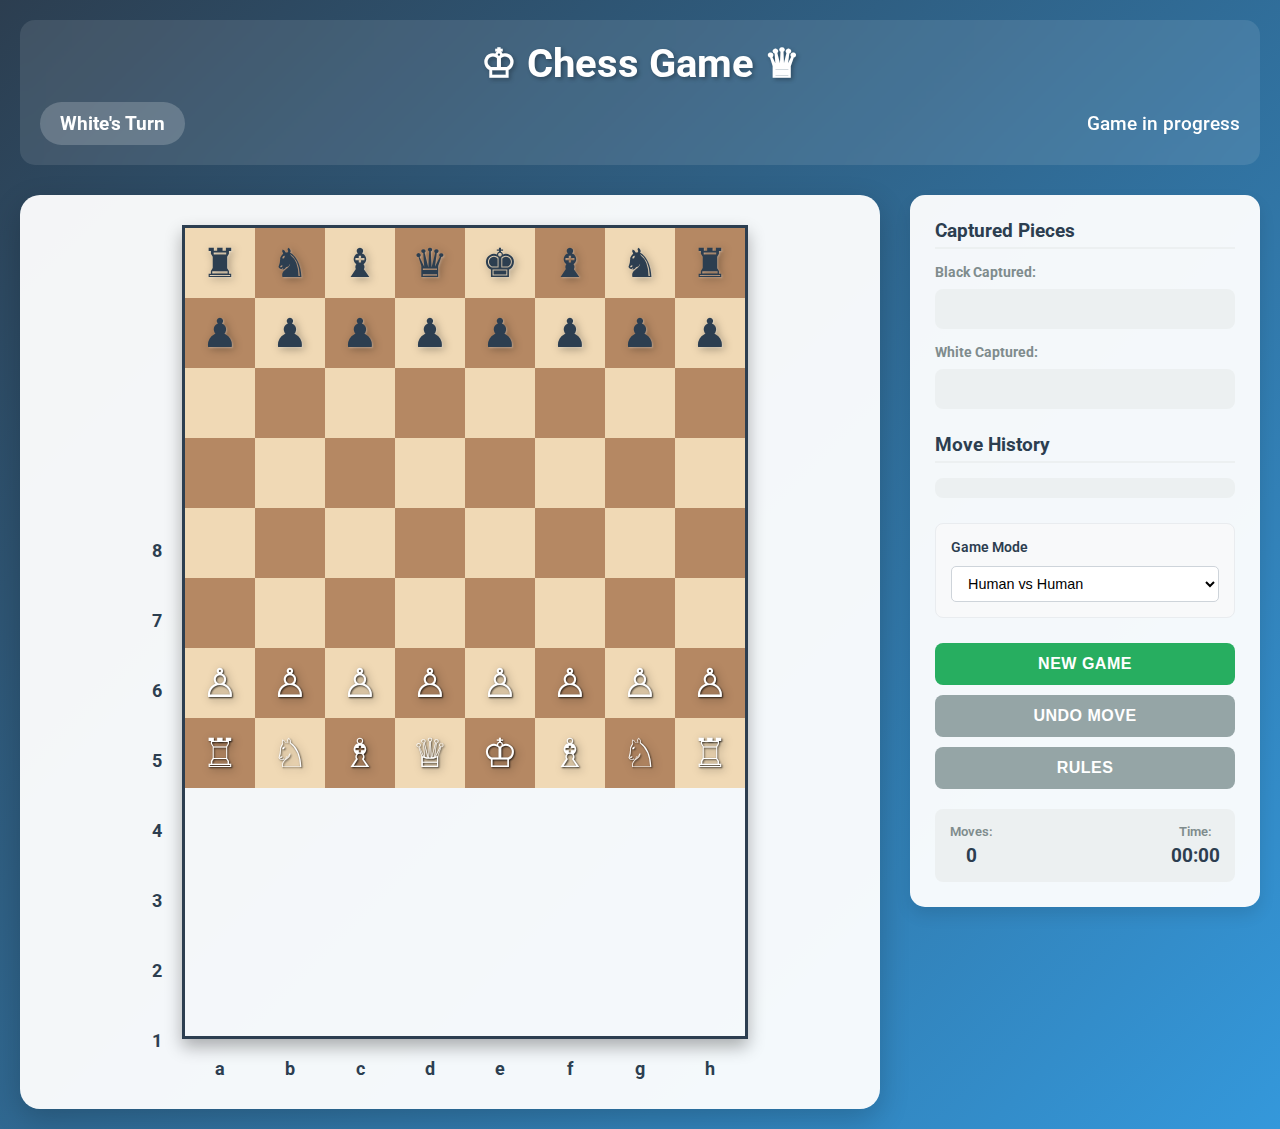
<file: index.html>
<!DOCTYPE html>
<html lang="en">
<head>
    <meta charset="UTF-8">
    <meta name="viewport" content="width=device-width, initial-scale=1.0">
    <title>Chess Game - Redirecting...</title>
    <script>
        // Redirect to chess game
        window.location.href = './chess-game/index.html';
    </script>
</head>
<body>
    <div style="text-align: center; padding: 50px; font-family: Arial, sans-serif;">
        <h1>�‍♂️ Redirecting to Chess Game...</h1>
        <p>If you are not redirected automatically, <a href="./chess-game/index.html">click here</a></p>
    </div>
</body>
</html>

        <!-- Game Board -->
        <main class="game-board">
            <!-- Opponent's Hand (AI) -->
            <div class="opponent-section">
                <h3>Computer Player</h3>
                <div class="opponent-hand">
                    <div class="card-back-count">
                        <span id="opponent-card-count">7</span> cards
                    </div>
                </div>
            </div>

            <!-- Center Play Area -->
            <div class="center-area">
                <div class="deck-area">
                    <div class="draw-pile" id="draw-pile">
                        <div class="card card-back">DRAW</div>
                    </div>
                    <div class="discard-pile" id="discard-pile">
                        <div class="card" id="current-card">
                            <!-- Current card will be displayed here -->
                        </div>
                    </div>
                </div>
                
                <!-- Color Picker Modal -->
                <div class="color-picker hidden" id="color-picker">
                    <h3>Choose a color:</h3>
                    <div class="color-options">
                        <button class="color-btn red" data-color="red">Red</button>
                        <button class="color-btn yellow" data-color="yellow">Yellow</button>
                        <button class="color-btn green" data-color="green">Green</button>
                        <button class="color-btn blue" data-color="blue">Blue</button>
                    </div>
                </div>
            </div>

            <!-- Player's Hand -->
            <div class="player-section">
                <h3>Your Hand</h3>
                <div class="player-hand" id="player-hand">
                    <!-- Player cards will be dynamically added here -->
                </div>
                <div class="player-actions">
                    <button id="uno-button" class="uno-btn hidden">UNO!</button>
                    <button id="pass-turn" class="pass-btn hidden">Pass Turn</button>
                </div>
            </div>
        </main>

        <!-- Game Status -->
        <div class="game-status" id="game-status">
            <p>Game started! Play a card that matches the color or number.</p>
        </div>

        <!-- Game Over Modal -->
        <div class="modal hidden" id="game-over-modal">
            <div class="modal-content">
                <h2 id="game-result">Game Over!</h2>
                <p id="game-message">You won! 🎉</p>
                <button id="new-game-btn" class="btn-primary">New Game</button>
            </div>
        </div>

        <!-- Game Controls -->
        <div class="game-controls">
            <button id="new-game" class="btn-secondary">New Game</button>
            <button id="rules-btn" class="btn-secondary">Rules</button>
        </div>

        <!-- Rules Modal -->
        <div class="modal hidden" id="rules-modal">
            <div class="modal-content">
                <span class="close" id="close-rules">&times;</span>
                <h2>UNO Rules</h2>
                <div class="rules-content">
                    <h3>Objective:</h3>
                    <p>Be the first player to get rid of all your cards.</p>
                    
                    <h3>How to Play:</h3>
                    <ul>
                        <li>Match the top card by color, number, or symbol</li>
                        <li>If you can't play, draw a card from the deck</li>
                        <li>Special cards have unique effects:</li>
                    </ul>
                    
                    <h3>Special Cards:</h3>
                    <ul>
                        <li><strong>Skip:</strong> Next player loses their turn</li>
                        <li><strong>Reverse:</strong> Changes direction of play</li>
                        <li><strong>Draw Two:</strong> Next player draws 2 cards</li>
                        <li><strong>Wild:</strong> Change the color</li>
                        <li><strong>Wild Draw Four:</strong> Change color, next player draws 4</li>
                    </ul>
                    
                    <h3>UNO Rule:</h3>
                    <p>When you have only one card left, click "UNO!" or you'll draw 2 penalty cards!</p>
                </div>
            </div>
        </div>
    </div>

    <script src="script.js"></script>
</body>
</html>
</file>
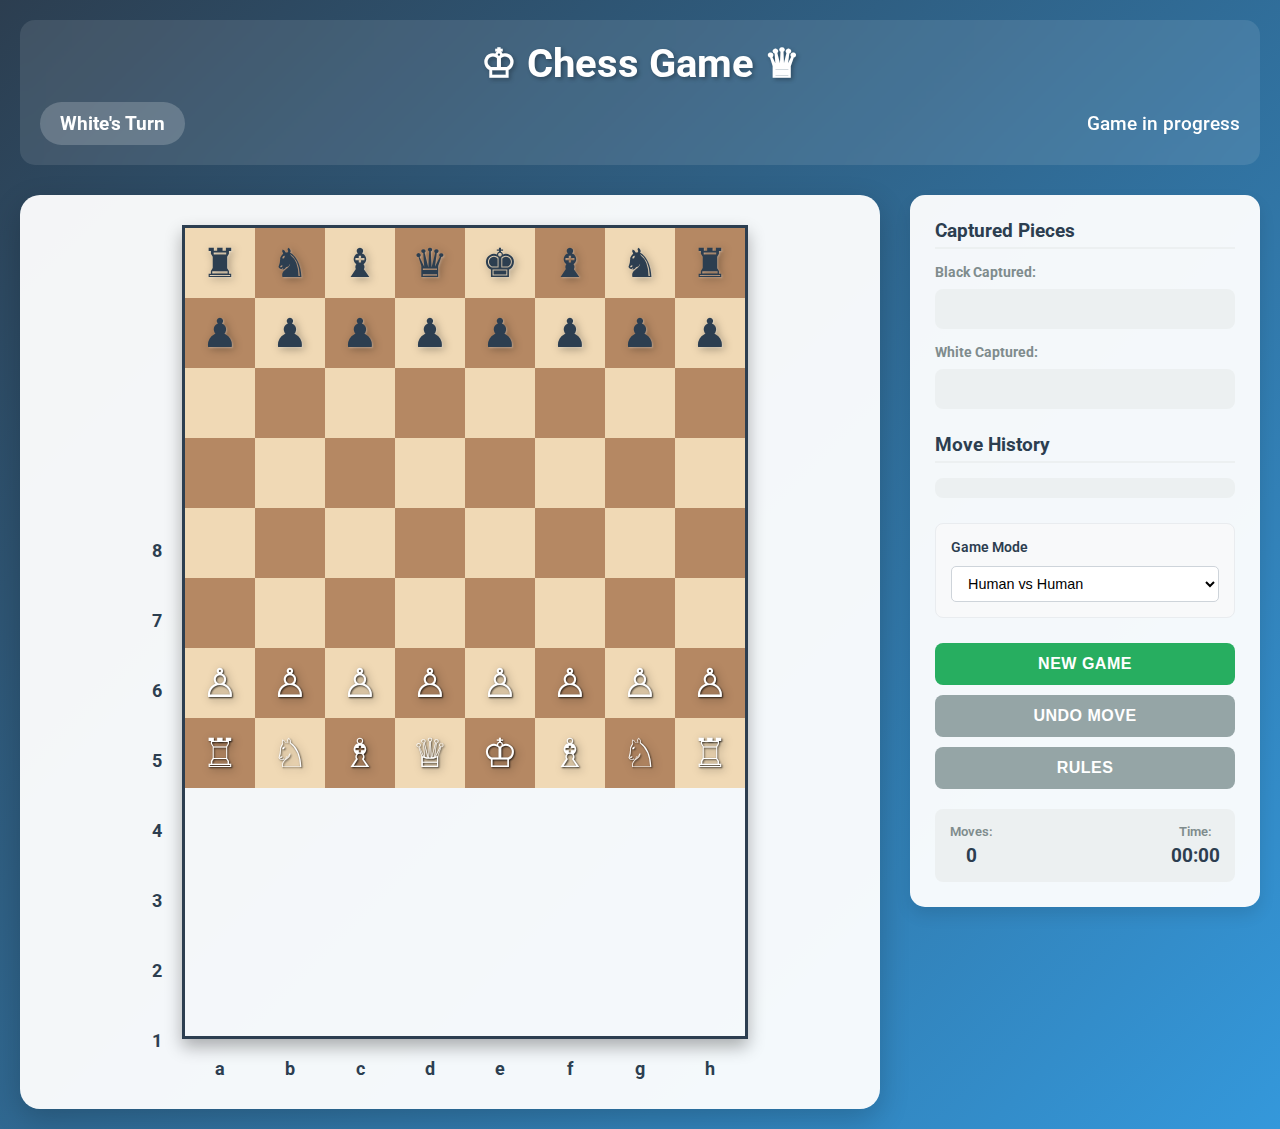
<file: chess-game/index.html>
<!DOCTYPE html>
<html lang="en">
<head>
    <meta charset="UTF-8">
    <meta name="viewport" content="width=device-width, initial-scale=1.0">
    <title>Chess Game</title>
    <link rel="stylesheet" href="styles.css">
    <link href="https://fonts.googleapis.com/css2?family=Roboto:wght@300;400;700&display=swap" rel="stylesheet">
</head>
<body>
    <div class="game-container">
        <!-- Header -->
        <header class="game-header">
            <h1>♔ Chess Game ♛</h1>
            <div class="game-info">
                <div class="current-player">
                    <span id="current-turn">White's Turn</span>
                </div>
                <div class="game-status" id="game-status">
                    Game in progress
                </div>
            </div>
        </header>

        <!-- Main Game Area -->
        <main class="game-main">
            <!-- Game Board -->
            <div class="board-container">
                <div class="board-wrapper">
                    <!-- Rank labels (8-1) -->
                    <div class="rank-labels">
                        <div class="rank-label">8</div>
                        <div class="rank-label">7</div>
                        <div class="rank-label">6</div>
                        <div class="rank-label">5</div>
                        <div class="rank-label">4</div>
                        <div class="rank-label">3</div>
                        <div class="rank-label">2</div>
                        <div class="rank-label">1</div>
                    </div>
                    
                    <!-- Chess Board -->
                    <div class="chess-board" id="chess-board">
                        <!-- Squares will be generated by JavaScript -->
                    </div>
                    
                    <!-- File labels (a-h) -->
                    <div class="file-labels">
                        <div class="file-label">a</div>
                        <div class="file-label">b</div>
                        <div class="file-label">c</div>
                        <div class="file-label">d</div>
                        <div class="file-label">e</div>
                        <div class="file-label">f</div>
                        <div class="file-label">g</div>
                        <div class="file-label">h</div>
                    </div>
                </div>
            </div>

            <!-- Game Panel -->
            <div class="game-panel">
                <!-- Captured Pieces -->
                <div class="captured-pieces">
                    <h3>Captured Pieces</h3>
                    <div class="captured-white" id="captured-white">
                        <h4>Black Captured:</h4>
                        <div class="pieces-container"></div>
                    </div>
                    <div class="captured-black" id="captured-black">
                        <h4>White Captured:</h4>
                        <div class="pieces-container"></div>
                    </div>
                </div>

                <!-- Move History -->
                <div class="move-history">
                    <h3>Move History</h3>
                    <div class="moves-list" id="moves-list">
                        <!-- Moves will be added here -->
                    </div>
                </div>

                <!-- Game Controls -->
                <div class="game-controls">
                    <div class="game-mode-selector">
                        <h4>Game Mode</h4>
                        <select id="game-mode" class="mode-select">
                            <option value="human-vs-human">Human vs Human</option>
                            <option value="human-vs-ai">Human vs AI</option>
                        </select>
                    </div>
                    
                    <div class="difficulty-selector hidden">
                        <h4>AI Difficulty</h4>
                        <select id="ai-difficulty" class="difficulty-select">
                            <option value="easy">Easy</option>
                            <option value="medium" selected>Medium</option>
                            <option value="hard">Hard</option>
                        </select>
                    </div>
                    
                    <button id="new-game-btn" class="btn btn-primary">New Game</button>
                    <button id="undo-btn" class="btn btn-secondary">Undo Move</button>
                    <button id="rules-btn" class="btn btn-secondary">Rules</button>
                </div>                <!-- Game Stats -->
                <div class="game-stats">
                    <div class="stat-item">
                        <span class="stat-label">Moves:</span>
                        <span id="move-count">0</span>
                    </div>
                    <div class="stat-item">
                        <span class="stat-label">Time:</span>
                        <span id="game-time">00:00</span>
                    </div>
                </div>
            </div>
        </main>

        <!-- Pawn Promotion Modal -->
        <div class="modal hidden" id="promotion-modal">
            <div class="modal-content">
                <h3>Promote Pawn</h3>
                <p>Choose a piece to promote your pawn:</p>
                <div class="promotion-pieces" id="promotion-pieces">
                    <!-- Promotion pieces will be added here -->
                </div>
            </div>
        </div>

        <!-- Game Over Modal -->
        <div class="modal hidden" id="game-over-modal">
            <div class="modal-content">
                <h2 id="game-result">Game Over!</h2>
                <p id="game-message">Checkmate!</p>
                <div class="modal-buttons">
                    <button id="new-game-modal-btn" class="btn btn-primary">New Game</button>
                    <button id="close-modal-btn" class="btn btn-secondary">Close</button>
                </div>
            </div>
        </div>

        <!-- Rules Modal -->
        <div class="modal hidden" id="rules-modal">
            <div class="modal-content rules-content">
                <span class="close" id="close-rules">&times;</span>
                <h2>Chess Rules</h2>
                
                <div class="rules-section">
                    <h3>Objective</h3>
                    <p>Checkmate your opponent's king. The king is in checkmate when it's under attack and cannot escape capture.</p>
                </div>

                <div class="rules-section">
                    <h3>Piece Movement</h3>
                    <div class="piece-rules">
                        <div class="piece-rule">
                            <strong>♔ King:</strong> One square in any direction
                        </div>
                        <div class="piece-rule">
                            <strong>♕ Queen:</strong> Any number of squares in any direction
                        </div>
                        <div class="piece-rule">
                            <strong>♖ Rook:</strong> Any number of squares horizontally or vertically
                        </div>
                        <div class="piece-rule">
                            <strong>♗ Bishop:</strong> Any number of squares diagonally
                        </div>
                        <div class="piece-rule">
                            <strong>♘ Knight:</strong> L-shape: 2 squares in one direction, 1 in perpendicular
                        </div>
                        <div class="piece-rule">
                            <strong>♙ Pawn:</strong> Forward one square, or two on first move. Captures diagonally
                        </div>
                    </div>
                </div>

                <div class="rules-section">
                    <h3>Special Moves</h3>
                    <ul>
                        <li><strong>Castling:</strong> King and rook move simultaneously under specific conditions</li>
                        <li><strong>En Passant:</strong> Special pawn capture move</li>
                        <li><strong>Pawn Promotion:</strong> Pawn reaching the end becomes queen, rook, bishop, or knight</li>
                    </ul>
                </div>

                <div class="rules-section">
                    <h3>Game End</h3>
                    <ul>
                        <li><strong>Checkmate:</strong> King is under attack and cannot escape</li>
                        <li><strong>Stalemate:</strong> No legal moves available (draw)</li>
                        <li><strong>Draw:</strong> Insufficient material, repetition, or 50-move rule</li>
                    </ul>
                </div>
            </div>
        </div>
    </div>

    <!-- Load the enhanced chess game with AI and multiplayer -->
    <script src="script.js"></script>
    <script src="enhanced-script.js"></script>
</body>
</html>
</file>
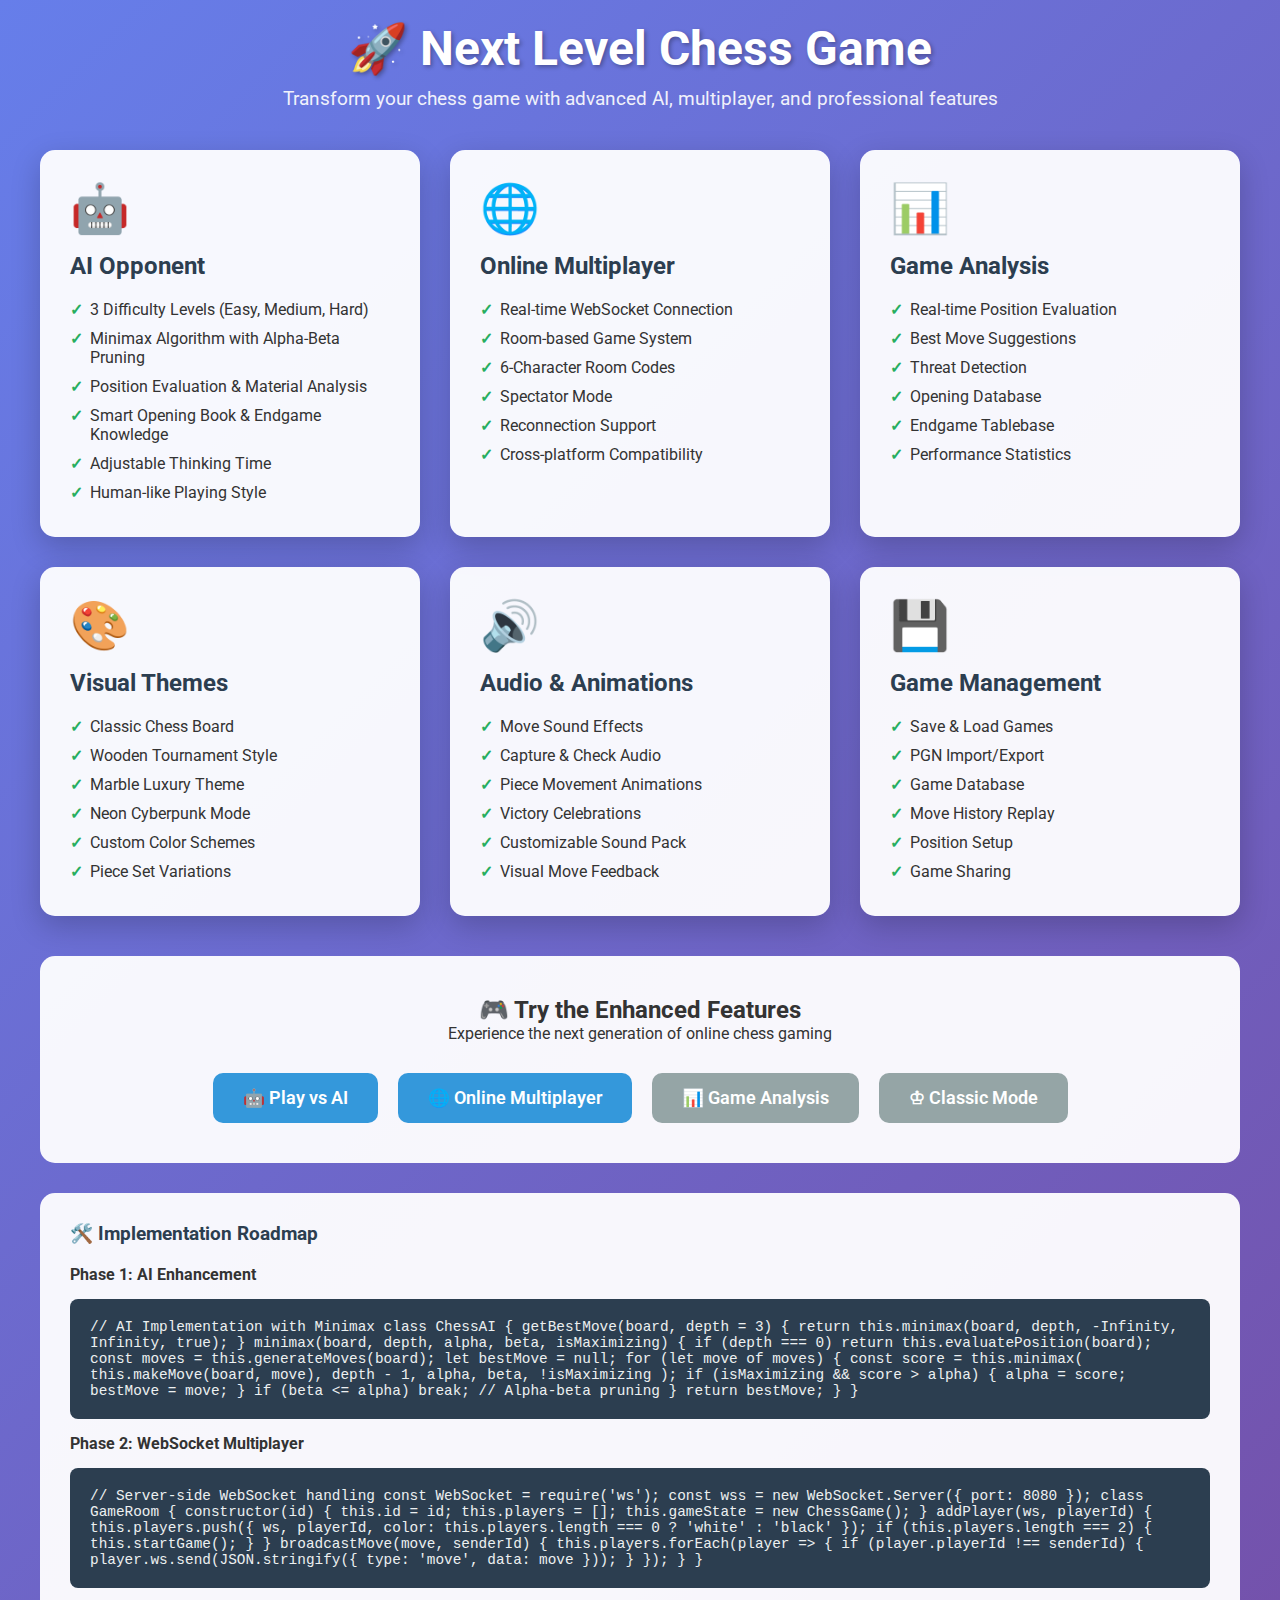
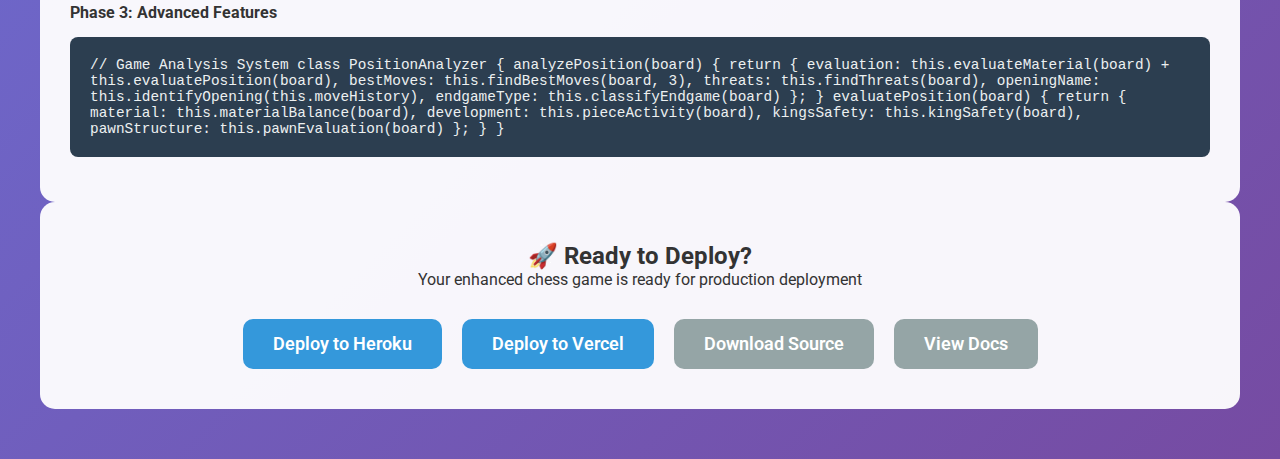
<file: chess-game/features.html>
<!DOCTYPE html>
<html lang="en">
<head>
    <meta charset="UTF-8">
    <meta name="viewport" content="width=device-width, initial-scale=1.0">
    <title>Enhanced Chess Game - Next Level Features</title>
    <link rel="stylesheet" href="styles.css">
    <link href="https://fonts.googleapis.com/css2?family=Roboto:wght@300;400;700&display=swap" rel="stylesheet">
    <style>
        /* Enhanced Features Showcase */
        .features-showcase {
            background: linear-gradient(135deg, #667eea 0%, #764ba2 100%);
            min-height: 100vh;
            padding: 20px;
        }
        
        .showcase-container {
            max-width: 1200px;
            margin: 0 auto;
        }
        
        .showcase-header {
            text-align: center;
            color: white;
            margin-bottom: 40px;
        }
        
        .showcase-header h1 {
            font-size: 3rem;
            margin-bottom: 10px;
            text-shadow: 2px 2px 4px rgba(0,0,0,0.3);
        }
        
        .showcase-header p {
            font-size: 1.2rem;
            opacity: 0.9;
        }
        
        .features-grid {
            display: grid;
            grid-template-columns: repeat(auto-fit, minmax(350px, 1fr));
            gap: 30px;
            margin-bottom: 40px;
        }
        
        .feature-card {
            background: rgba(255, 255, 255, 0.95);
            border-radius: 15px;
            padding: 30px;
            box-shadow: 0 10px 30px rgba(0,0,0,0.2);
            transition: transform 0.3s ease;
        }
        
        .feature-card:hover {
            transform: translateY(-5px);
        }
        
        .feature-icon {
            font-size: 3rem;
            margin-bottom: 15px;
            display: block;
        }
        
        .feature-card h3 {
            color: #2c3e50;
            margin-bottom: 15px;
            font-size: 1.5rem;
        }
        
        .feature-list {
            list-style: none;
            padding: 0;
        }
        
        .feature-list li {
            padding: 5px 0;
            padding-left: 20px;
            position: relative;
        }
        
        .feature-list li:before {
            content: "✓";
            position: absolute;
            left: 0;
            color: #27ae60;
            font-weight: bold;
        }
        
        .demo-section {
            background: rgba(255, 255, 255, 0.95);
            border-radius: 15px;
            padding: 40px;
            text-align: center;
            margin-bottom: 30px;
        }
        
        .demo-buttons {
            display: flex;
            gap: 20px;
            justify-content: center;
            flex-wrap: wrap;
            margin-top: 30px;
        }
        
        .demo-btn {
            padding: 15px 30px;
            border: none;
            border-radius: 10px;
            font-size: 1.1rem;
            font-weight: 600;
            cursor: pointer;
            transition: all 0.3s ease;
            text-decoration: none;
            display: inline-block;
        }
        
        .demo-btn.primary {
            background: #3498db;
            color: white;
        }
        
        .demo-btn.primary:hover {
            background: #2980b9;
            transform: translateY(-2px);
        }
        
        .demo-btn.secondary {
            background: #95a5a6;
            color: white;
        }
        
        .demo-btn.secondary:hover {
            background: #7f8c8d;
        }
        
        .implementation-guide {
            background: rgba(255, 255, 255, 0.95);
            border-radius: 15px;
            padding: 30px;
            margin-top: 30px;
        }
        
        .implementation-guide h3 {
            color: #2c3e50;
            margin-bottom: 20px;
        }
        
        .code-example {
            background: #2c3e50;
            color: #ecf0f1;
            padding: 20px;
            border-radius: 8px;
            font-family: 'Courier New', monospace;
            font-size: 0.9rem;
            overflow-x: auto;
            margin: 15px 0;
        }
        
        @media (max-width: 768px) {
            .showcase-header h1 {
                font-size: 2rem;
            }
            
            .features-grid {
                grid-template-columns: 1fr;
                gap: 20px;
            }
            
            .feature-card {
                padding: 20px;
            }
            
            .demo-buttons {
                flex-direction: column;
                align-items: center;
            }
        }
    </style>
</head>
<body>
    <div class="features-showcase">
        <div class="showcase-container">
            <header class="showcase-header">
                <h1>🚀 Next Level Chess Game</h1>
                <p>Transform your chess game with advanced AI, multiplayer, and professional features</p>
            </header>
            
            <div class="features-grid">
                <div class="feature-card">
                    <span class="feature-icon">🤖</span>
                    <h3>AI Opponent</h3>
                    <ul class="feature-list">
                        <li>3 Difficulty Levels (Easy, Medium, Hard)</li>
                        <li>Minimax Algorithm with Alpha-Beta Pruning</li>
                        <li>Position Evaluation & Material Analysis</li>
                        <li>Smart Opening Book & Endgame Knowledge</li>
                        <li>Adjustable Thinking Time</li>
                        <li>Human-like Playing Style</li>
                    </ul>
                </div>
                
                <div class="feature-card">
                    <span class="feature-icon">🌐</span>
                    <h3>Online Multiplayer</h3>
                    <ul class="feature-list">
                        <li>Real-time WebSocket Connection</li>
                        <li>Room-based Game System</li>
                        <li>6-Character Room Codes</li>
                        <li>Spectator Mode</li>
                        <li>Reconnection Support</li>
                        <li>Cross-platform Compatibility</li>
                    </ul>
                </div>
                
                <div class="feature-card">
                    <span class="feature-icon">📊</span>
                    <h3>Game Analysis</h3>
                    <ul class="feature-list">
                        <li>Real-time Position Evaluation</li>
                        <li>Best Move Suggestions</li>
                        <li>Threat Detection</li>
                        <li>Opening Database</li>
                        <li>Endgame Tablebase</li>
                        <li>Performance Statistics</li>
                    </ul>
                </div>
                
                <div class="feature-card">
                    <span class="feature-icon">🎨</span>
                    <h3>Visual Themes</h3>
                    <ul class="feature-list">
                        <li>Classic Chess Board</li>
                        <li>Wooden Tournament Style</li>
                        <li>Marble Luxury Theme</li>
                        <li>Neon Cyberpunk Mode</li>
                        <li>Custom Color Schemes</li>
                        <li>Piece Set Variations</li>
                    </ul>
                </div>
                
                <div class="feature-card">
                    <span class="feature-icon">🔊</span>
                    <h3>Audio & Animations</h3>
                    <ul class="feature-list">
                        <li>Move Sound Effects</li>
                        <li>Capture & Check Audio</li>
                        <li>Piece Movement Animations</li>
                        <li>Victory Celebrations</li>
                        <li>Customizable Sound Pack</li>
                        <li>Visual Move Feedback</li>
                    </ul>
                </div>
                
                <div class="feature-card">
                    <span class="feature-icon">💾</span>
                    <h3>Game Management</h3>
                    <ul class="feature-list">
                        <li>Save & Load Games</li>
                        <li>PGN Import/Export</li>
                        <li>Game Database</li>
                        <li>Move History Replay</li>
                        <li>Position Setup</li>
                        <li>Game Sharing</li>
                    </ul>
                </div>
            </div>
            
            <div class="demo-section">
                <h2>🎮 Try the Enhanced Features</h2>
                <p>Experience the next generation of online chess gaming</p>
                
                <div class="demo-buttons">
                    <a href="enhanced.html" class="demo-btn primary">🤖 Play vs AI</a>
                    <a href="multiplayer.html" class="demo-btn primary">🌐 Online Multiplayer</a>
                    <a href="analysis.html" class="demo-btn secondary">📊 Game Analysis</a>
                    <a href="index.html" class="demo-btn secondary">♔ Classic Mode</a>
                </div>
            </div>
            
            <div class="implementation-guide">
                <h3>🛠️ Implementation Roadmap</h3>
                
                <h4>Phase 1: AI Enhancement</h4>
                <div class="code-example">
// AI Implementation with Minimax
class ChessAI {
    getBestMove(board, depth = 3) {
        return this.minimax(board, depth, -Infinity, Infinity, true);
    }
    
    minimax(board, depth, alpha, beta, isMaximizing) {
        if (depth === 0) return this.evaluatePosition(board);
        
        const moves = this.generateMoves(board);
        let bestMove = null;
        
        for (let move of moves) {
            const score = this.minimax(
                this.makeMove(board, move), 
                depth - 1, alpha, beta, !isMaximizing
            );
            
            if (isMaximizing && score > alpha) {
                alpha = score;
                bestMove = move;
            }
            
            if (beta <= alpha) break; // Alpha-beta pruning
        }
        
        return bestMove;
    }
}</div>
                
                <h4>Phase 2: WebSocket Multiplayer</h4>
                <div class="code-example">
// Server-side WebSocket handling
const WebSocket = require('ws');
const wss = new WebSocket.Server({ port: 8080 });

class GameRoom {
    constructor(id) {
        this.id = id;
        this.players = [];
        this.gameState = new ChessGame();
    }
    
    addPlayer(ws, playerId) {
        this.players.push({ ws, playerId, color: this.players.length === 0 ? 'white' : 'black' });
        
        if (this.players.length === 2) {
            this.startGame();
        }
    }
    
    broadcastMove(move, senderId) {
        this.players.forEach(player => {
            if (player.playerId !== senderId) {
                player.ws.send(JSON.stringify({ type: 'move', data: move }));
            }
        });
    }
}</div>
                
                <h4>Phase 3: Advanced Features</h4>
                <div class="code-example">
// Game Analysis System
class PositionAnalyzer {
    analyzePosition(board) {
        return {
            evaluation: this.evaluateMaterial(board) + this.evaluatePosition(board),
            bestMoves: this.findBestMoves(board, 3),
            threats: this.findThreats(board),
            openingName: this.identifyOpening(this.moveHistory),
            endgameType: this.classifyEndgame(board)
        };
    }
    
    evaluatePosition(board) {
        return {
            material: this.materialBalance(board),
            development: this.pieceActivity(board),
            kingsSafety: this.kingSafety(board),
            pawnStructure: this.pawnEvaluation(board)
        };
    }
}</div>
            </div>
            
            <div class="demo-section">
                <h2>🚀 Ready to Deploy?</h2>
                <p>Your enhanced chess game is ready for production deployment</p>
                
                <div class="demo-buttons">
                    <a href="#" class="demo-btn primary" onclick="deployToHeroku()">Deploy to Heroku</a>
                    <a href="#" class="demo-btn primary" onclick="deployToVercel()">Deploy to Vercel</a>
                    <a href="#" class="demo-btn secondary" onclick="downloadSource()">Download Source</a>
                    <a href="#" class="demo-btn secondary" onclick="viewDocumentation()">View Docs</a>
                </div>
            </div>
        </div>
    </div>
    
    <script>
        function deployToHeroku() {
            alert('🚀 Heroku deployment guide:\n\n1. Install Heroku CLI\n2. Create new app: heroku create your-chess-game\n3. Add WebSocket support: heroku addons:create heroku-redis\n4. Deploy: git push heroku main\n\nFull guide available in documentation!');
        }
        
        function deployToVercel() {
            alert('⚡ Vercel deployment:\n\n1. Connect GitHub repository\n2. Add environment variables\n3. Configure WebSocket endpoints\n4. Deploy with one click\n\nServerless functions for real-time multiplayer!');
        }
        
        function downloadSource() {
            alert('📦 Complete source code includes:\n\n• Enhanced Chess Engine\n• AI Implementation\n• WebSocket Server\n• Analysis Tools\n• Multiple Themes\n• Mobile Responsive\n• Docker Configuration\n\nReady for immediate deployment!');
        }
        
        function viewDocumentation() {
            alert('📚 Documentation includes:\n\n• Setup Instructions\n• API Reference\n• Deployment Guide\n• Customization Options\n• Performance Optimization\n• Security Best Practices\n\nEverything you need to succeed!');
        }
    </script>
</body>
</html>
</file>
<file: chess-game/styles.css>
/* Chess Game Styles */
* {
    margin: 0;
    padding: 0;
    box-sizing: border-box;
}

body {
    font-family: 'Roboto', sans-serif;
    background: linear-gradient(135deg, #2c3e50 0%, #3498db 100%);
    min-height: 100vh;
    color: #333;
    overflow-x: auto;
}

.game-container {
    max-width: 1400px;
    margin: 0 auto;
    padding: 20px;
    min-height: 100vh;
}

/* Header Styles */
.game-header {
    text-align: center;
    margin-bottom: 30px;
    background: rgba(255, 255, 255, 0.1);
    backdrop-filter: blur(10px);
    border-radius: 15px;
    padding: 20px;
    color: white;
}

.game-header h1 {
    font-size: 2.5rem;
    margin-bottom: 15px;
    text-shadow: 2px 2px 4px rgba(0, 0, 0, 0.3);
    font-weight: 700;
}

.game-info {
    display: flex;
    justify-content: space-between;
    align-items: center;
    font-size: 1.2rem;
}

.current-player {
    font-weight: 700;
    padding: 10px 20px;
    background: rgba(255, 255, 255, 0.2);
    border-radius: 25px;
}

.game-status {
    font-weight: 500;
}

/* Main Game Layout */
.game-main {
    display: grid;
    grid-template-columns: 1fr 350px;
    gap: 30px;
    align-items: start;
}

/* Board Container */
.board-container {
    display: flex;
    justify-content: center;
    background: rgba(255, 255, 255, 0.95);
    border-radius: 20px;
    padding: 30px;
    box-shadow: 0 10px 30px rgba(0, 0, 0, 0.2);
}

.board-wrapper {
    position: relative;
    display: grid;
    grid-template-areas: 
        ". board"
        "ranks board"
        "ranks files";
    gap: 10px;
}

/* Chess Board */
.chess-board {
    grid-area: board;
    display: grid;
    grid-template-columns: repeat(8, 70px);
    grid-template-rows: repeat(8, 70px);
    border: 3px solid #2c3e50;
    box-shadow: 0 8px 16px rgba(0, 0, 0, 0.3);
}

.square {
    width: 70px;
    height: 70px;
    display: flex;
    align-items: center;
    justify-content: center;
    font-size: 2.5rem;
    cursor: pointer;
    position: relative;
    transition: all 0.2s ease;
    user-select: none;
}

.square.light {
    background-color: #f0d9b5;
}

.square.dark {
    background-color: #b58863;
}

.square:hover {
    box-shadow: inset 0 0 0 3px rgba(52, 152, 219, 0.5);
}

.square.selected {
    box-shadow: inset 0 0 0 4px #e74c3c !important;
    background-color: rgba(231, 76, 60, 0.3) !important;
}

.square.valid-move {
    position: relative;
}

.square.valid-move::after {
    content: '';
    position: absolute;
    top: 50%;
    left: 50%;
    transform: translate(-50%, -50%);
    width: 20px;
    height: 20px;
    background-color: rgba(46, 204, 113, 0.8);
    border-radius: 50%;
    pointer-events: none;
}

.square.valid-move.capture::after {
    width: 60px;
    height: 60px;
    background: none;
    border: 4px solid rgba(231, 76, 60, 0.8);
    border-radius: 50%;
}

.square.in-check {
    background-color: rgba(231, 76, 60, 0.6) !important;
    animation: checkPulse 1s infinite;
}

@keyframes checkPulse {
    0%, 100% { opacity: 0.6; }
    50% { opacity: 0.8; }
}

/* Chess Pieces */
.piece {
    font-size: 2.5rem;
    cursor: pointer;
    transition: transform 0.2s ease;
    filter: drop-shadow(2px 2px 4px rgba(0, 0, 0, 0.3));
}

.piece:hover {
    transform: scale(1.1);
}

.piece.white {
    color: #ffffff;
    text-shadow: 1px 1px 2px rgba(0, 0, 0, 0.8);
}

.piece.black {
    color: #2c3e50;
    text-shadow: 1px 1px 2px rgba(255, 255, 255, 0.3);
}

/* Board Labels */
.rank-labels {
    grid-area: ranks;
    display: flex;
    flex-direction: column;
    justify-content: space-between;
    padding: 3px 0;
}

.file-labels {
    grid-area: files;
    display: flex;
    justify-content: space-between;
    padding: 0 3px;
}

.rank-label, .file-label {
    width: 70px;
    height: 70px;
    display: flex;
    align-items: center;
    justify-content: center;
    font-weight: bold;
    color: #2c3e50;
    font-size: 1.1rem;
}

.rank-label {
    height: 70px;
    width: auto;
    margin-right: 10px;
}

.file-label {
    width: 70px;
    height: auto;
    margin-top: 10px;
}

/* Game Panel */
.game-panel {
    background: rgba(255, 255, 255, 0.95);
    border-radius: 15px;
    padding: 25px;
    box-shadow: 0 8px 16px rgba(0, 0, 0, 0.1);
    height: fit-content;
}

.game-panel h3 {
    color: #2c3e50;
    margin-bottom: 15px;
    font-weight: 700;
    border-bottom: 2px solid #ecf0f1;
    padding-bottom: 5px;
}

/* Captured Pieces */
.captured-pieces {
    margin-bottom: 25px;
}

.captured-white, .captured-black {
    margin-bottom: 15px;
}

.captured-white h4, .captured-black h4 {
    font-size: 0.9rem;
    color: #7f8c8d;
    margin-bottom: 8px;
}

.pieces-container {
    min-height: 40px;
    background: #ecf0f1;
    border-radius: 8px;
    padding: 8px;
    display: flex;
    flex-wrap: wrap;
    gap: 5px;
}

.captured-piece {
    font-size: 1.5rem;
    opacity: 0.8;
}

/* Move History */
.move-history {
    margin-bottom: 25px;
}

.moves-list {
    max-height: 200px;
    overflow-y: auto;
    background: #ecf0f1;
    border-radius: 8px;
    padding: 10px;
    font-family: 'Courier New', monospace;
    font-size: 0.9rem;
    line-height: 1.4;
}

.move-entry {
    margin-bottom: 5px;
    padding: 2px 5px;
    border-radius: 3px;
    transition: background-color 0.2s ease;
}

.move-entry:hover {
    background-color: #d5dbdb;
}

.move-number {
    font-weight: bold;
    color: #2c3e50;
}

/* Game Controls */
.game-controls {
    margin-bottom: 20px;
    display: flex;
    flex-direction: column;
    gap: 10px;
}

.btn {
    padding: 12px 16px;
    border: none;
    border-radius: 8px;
    font-size: 1rem;
    font-weight: 600;
    cursor: pointer;
    transition: all 0.3s ease;
    text-transform: uppercase;
    letter-spacing: 0.5px;
}

.btn-primary {
    background-color: #27ae60;
    color: white;
}

.btn-primary:hover {
    background-color: #219a52;
    transform: translateY(-2px);
    box-shadow: 0 4px 8px rgba(39, 174, 96, 0.3);
}

.btn-secondary {
    background-color: #95a5a6;
    color: white;
}

.btn-secondary:hover {
    background-color: #7f8c8d;
    transform: translateY(-2px);
}

.btn:disabled {
    opacity: 0.6;
    cursor: not-allowed;
    transform: none !important;
}

/* Game Stats */
.game-stats {
    display: flex;
    justify-content: space-between;
    background: #ecf0f1;
    border-radius: 8px;
    padding: 15px;
}

.stat-item {
    text-align: center;
}

.stat-label {
    display: block;
    font-size: 0.8rem;
    color: #7f8c8d;
    margin-bottom: 5px;
    font-weight: 600;
}

.stat-item span:last-child {
    font-size: 1.2rem;
    font-weight: bold;
    color: #2c3e50;
}

/* Modal Styles */
.modal {
    position: fixed;
    top: 0;
    left: 0;
    width: 100%;
    height: 100%;
    background: rgba(0, 0, 0, 0.8);
    display: flex;
    align-items: center;
    justify-content: center;
    z-index: 1000;
}

.modal-content {
    background: white;
    padding: 30px;
    border-radius: 15px;
    text-align: center;
    max-width: 500px;
    max-height: 80vh;
    overflow-y: auto;
    position: relative;
    box-shadow: 0 20px 40px rgba(0, 0, 0, 0.3);
}

.close {
    position: absolute;
    top: 15px;
    right: 20px;
    font-size: 28px;
    font-weight: bold;
    cursor: pointer;
    color: #aaa;
    transition: color 0.3s ease;
}

.close:hover {
    color: #333;
}

.modal-buttons {
    display: flex;
    gap: 15px;
    justify-content: center;
    margin-top: 20px;
}

/* Promotion Modal */
.promotion-pieces {
    display: flex;
    justify-content: center;
    gap: 20px;
    margin-top: 20px;
}

.promotion-piece {
    font-size: 3rem;
    cursor: pointer;
    padding: 15px;
    border-radius: 10px;
    transition: all 0.3s ease;
    border: 2px solid transparent;
}

.promotion-piece:hover {
    background-color: #ecf0f1;
    border-color: #3498db;
    transform: scale(1.1);
}

/* Rules Modal */
.rules-content {
    text-align: left;
    max-width: 600px;
}

.rules-section {
    margin-bottom: 25px;
}

.rules-section h3 {
    color: #2c3e50;
    margin-bottom: 10px;
    font-weight: 700;
}

.piece-rules {
    display: grid;
    gap: 8px;
}

.piece-rule {
    padding: 8px 12px;
    background: #ecf0f1;
    border-radius: 5px;
    font-size: 0.95rem;
}

.rules-section ul {
    margin-left: 20px;
    line-height: 1.6;
}

.rules-section li {
    margin-bottom: 8px;
}

/* Utility Classes */
.hidden {
    display: none !important;
}

/* Enhanced Game Features */
.game-mode-selector, .difficulty-selector, .theme-selector {
    margin-bottom: 15px;
    padding: 15px;
    background: #f8f9fa;
    border-radius: 8px;
    border: 1px solid #e9ecef;
}

.game-mode-selector h4, .difficulty-selector h4, .theme-selector h4 {
    margin-bottom: 10px;
    color: #2c3e50;
    font-size: 0.9rem;
    font-weight: 600;
}

.mode-select, .difficulty-select, .theme-select {
    width: 100%;
    padding: 8px 12px;
    border: 1px solid #ced4da;
    border-radius: 5px;
    background: white;
    font-size: 0.9rem;
}

/* Theme Styles */
.theme-wood .square.light {
    background-color: #deb887;
}

.theme-wood .square.dark {
    background-color: #8b4513;
}

.theme-marble .square.light {
    background-color: #f5f5dc;
}

.theme-marble .square.dark {
    background-color: #708090;
}

.theme-neon .square.light {
    background-color: #00ffff;
    box-shadow: 0 0 10px rgba(0, 255, 255, 0.3);
}

.theme-neon .square.dark {
    background-color: #8a2be2;
    box-shadow: 0 0 10px rgba(138, 43, 226, 0.3);
}

/* AI Thinking Animation */
.ai-thinking {
    background: linear-gradient(45deg, #3498db, #2980b9);
    animation: thinking 1s infinite;
}

@keyframes thinking {
    0%, 100% { opacity: 0.8; }
    50% { opacity: 1; }
}

/* Responsive Design */
@media (max-width: 1200px) {
    .game-main {
        grid-template-columns: 1fr;
        gap: 20px;
    }
    
    .game-panel {
        order: -1;
    }
}

@media (max-width: 768px) {
    .game-container {
        padding: 10px;
    }
    
    .game-header h1 {
        font-size: 2rem;
    }
    
    .game-info {
        flex-direction: column;
        gap: 10px;
    }
    
    .chess-board {
        grid-template-columns: repeat(8, 50px);
        grid-template-rows: repeat(8, 50px);
    }
    
    .square {
        width: 50px;
        height: 50px;
        font-size: 2rem;
    }
    
    .rank-label, .file-label {
        width: 50px;
        height: 50px;
        font-size: 0.9rem;
    }
    
    .board-container {
        padding: 15px;
    }
    
    .modal-content {
        margin: 20px;
        padding: 20px;
    }
    
    .promotion-pieces {
        flex-wrap: wrap;
    }
    
    .promotion-piece {
        font-size: 2.5rem;
        padding: 10px;
    }
}

@media (max-width: 480px) {
    .chess-board {
        grid-template-columns: repeat(8, 40px);
        grid-template-rows: repeat(8, 40px);
    }
    
    .square {
        width: 40px;
        height: 40px;
        font-size: 1.5rem;
    }
    
    .rank-label, .file-label {
        width: 40px;
        height: 40px;
        font-size: 0.8rem;
    }
    
    .game-header h1 {
        font-size: 1.5rem;
    }
    
    .game-panel {
        padding: 15px;
    }
}
</file>
